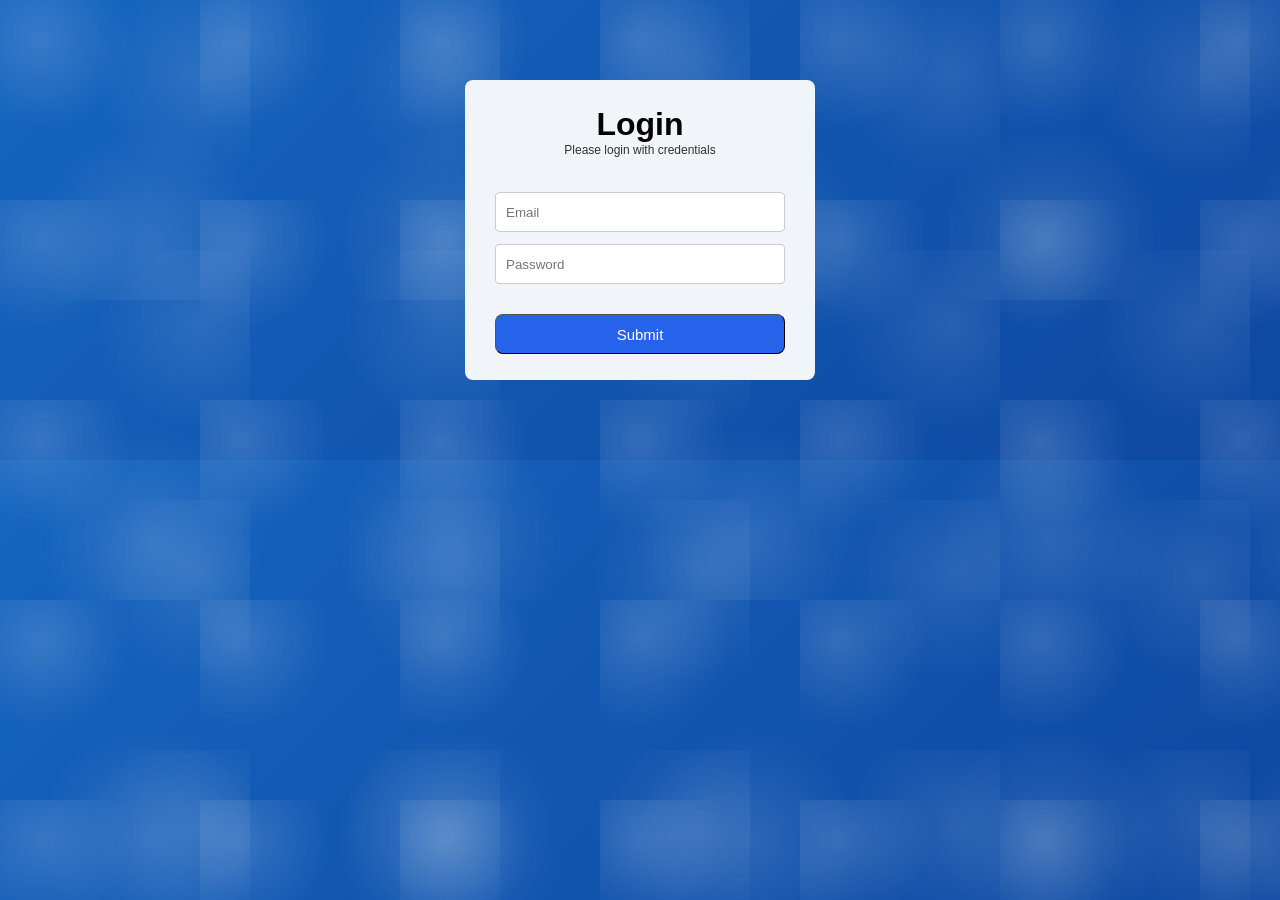
<file: index.html>
<!DOCTYPE html>
<html lang="en">
<head>
  <meta charset="UTF-8">
  <meta name="viewport" content="width=device-width, initial-scale=1.0">
  <title>LOGIN PAGE</title>
  <!-- <style>
  body {
  background-color: black;
}
  </style> -->
  <link rel="stylesheet" href="./style.css">
</head>

<body>
  <div class="login-page"></div>
    <div class="square">
      <h1>Login</h1>

      <form id="loginForm">

      <div class="instruction" ><p>Please login with credentials</p>
       </div>
       
      <label for="email"></label><br>
      <input type="email" name="email" placeholder="Email">
    
      <label for="password"></label>
      <input type="password" name="password" placeholder="Password" name="password">

      <p id="errorMessage"></p>

      <input type="submit" value="Submit">
      <!-- <button id="logoutBtn">Logout</button> -->
      </form> 
    </div>
    
    
    <!-- <div id="result"></div> -->
  </div>
  

  <script src="./script.js"></script>

</body>
</html>
</file>
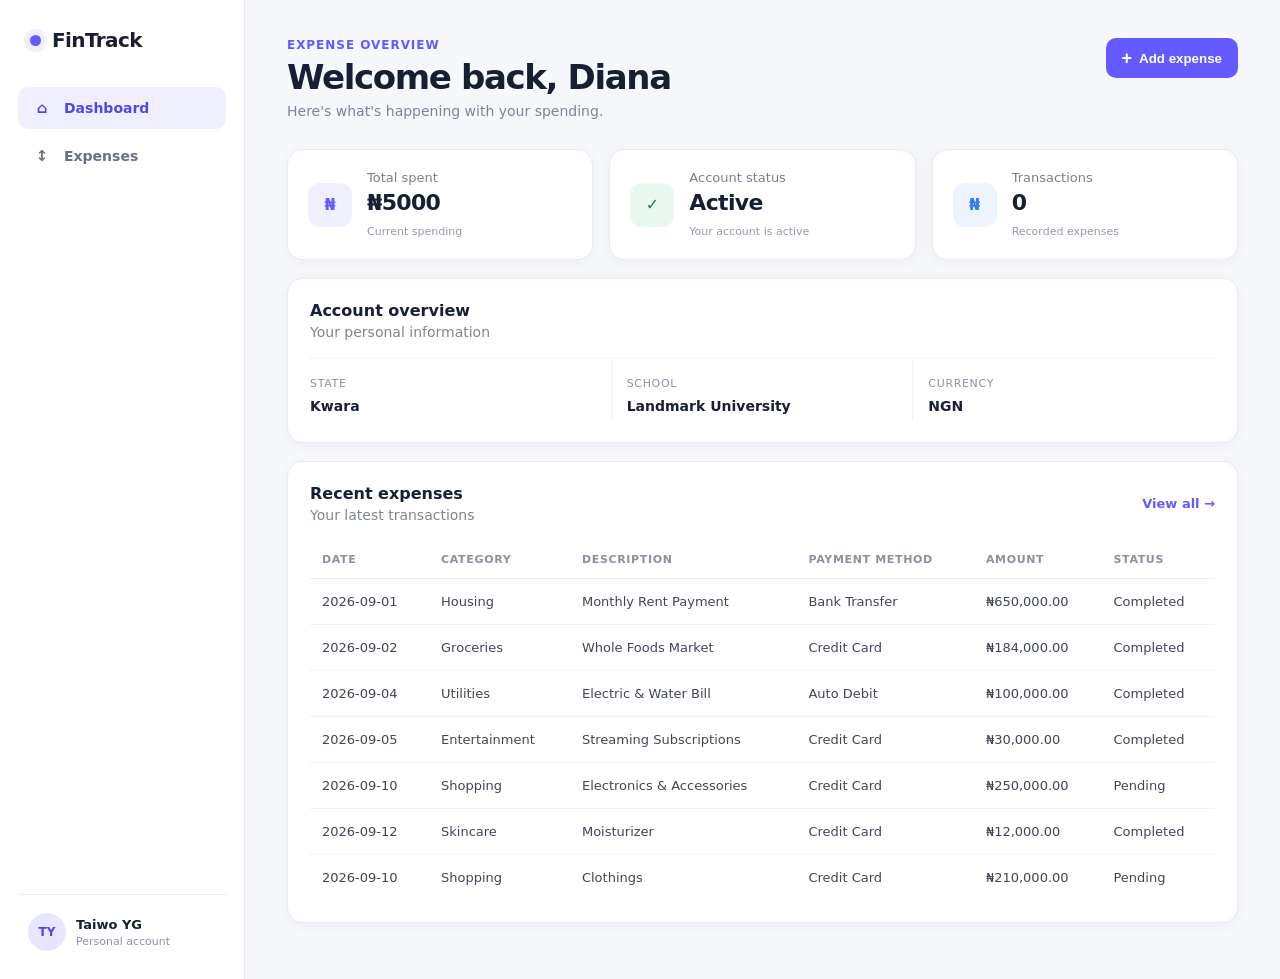
<file: dashboard.html>
<!DOCTYPE html>
<html lang="en">
<head>
  <meta charset="UTF-8">
  <meta name="viewport" content="width=device-width, initial-scale=1.0">

  <title>Expense Dashboard | Ttracker</title>

  <link rel="stylesheet" href="dashboardstyle.css">
</head>

<body>

  <div class="app-container">

    <!-- SIDEBAR -->
    <aside class="sidebar">

      <div class="sidebar-logo">
        <span class="brand-dot"></span>
        <h2>FinTrack</h2>
      </div>

      <nav class="sidebar-nav">

        <a href="dashboard.html" class="nav-link active">
          <span>⌂</span>
          Dashboard
        </a>

        <a href="expenses.html" class="nav-link">
          <span>↕</span>
          Expenses
        </a>

        <!-- <a href="#" class="nav-link">
          <span>◴</span>
          Reports
        </a>

        <a href="#" class="nav-link">
          <span>⚙</span>
          Settings
        </a>

        <a href="#" class="nav-link">
          <span>?</span>
          Help
        </a> -->

      </nav>

      <!-- SIDEBAR PROFILE -->
      <div class="sidebar-profile">

        <div class="profile-avatar">
          TY
        </div>

        <div>
          <strong id="sidebar-user-name">Taiwo YG</strong>
          <small>Personal account</small>
        </div>

      </div>

    </aside>


    <!-- MAIN CONTENT -->
    <main class="main-content">

      <!-- HEADER -->
      <header class="dashboard-header">

        <div class="welcome-block">

          <p class="eyebrow">
            Expense overview
          </p>

          <h1>
            Welcome back,
            <span id="user-name">Taiwo YG</span>
          </h1>

          <p class="header-description">
            Here's what's happening with your spending.
          </p>

        </div>

        <button
          class="expenseButton"
          popovertarget="add-expense-btn"
        >
          <span>+</span>
          Add expense
        </button>

      </header>


      <!-- SUMMARY CARDS -->
      <section class="summary-cards">

        <article class="summary-card">

          <div class="card-icon purple">
            ₦
          </div>

          <div>
            <span>Total spent</span>

            <strong id="total-expenses">
              ₦0
            </strong>

            <small>
              Current spending
            </small>
          </div>

        </article>


        <article class="summary-card">

          <div class="card-icon green">
            ✓
          </div>

          <div>
            <span>Account status</span>

            <strong>
              Active
            </strong>

            <small>
              Your account is active
            </small>
          </div>

        </article>


        <article class="summary-card">

          <div class="card-icon blue">
            ₦
          </div>

          <div>
            <span>Transactions</span>

            <strong id="transaction-count">
              0
            </strong>

            <small>
              Recorded expenses
            </small>
          </div>

        </article>

      </section>


      <!-- PROFILE / ACCOUNT CARD -->
      <section class="profile-card">

        <div class="section-heading">

          <div>
            <h2>Account overview</h2>
            <p>Your personal information</p>
          </div>

        </div>


        <div class="profile-details">

          <div class="detail-item">
            <span>State</span>
            <strong id="user-state">—</strong>
          </div>

          <div class="detail-item">
            <span>School</span>
            <strong id="user-school">—</strong>
          </div>

          <div class="detail-item">
            <span>Currency</span>
            <strong>NGN</strong>
          </div>

        </div>

      </section>


      <!-- EXPENSES -->
      <section class="expenses-panel">

        <div class="section-heading">

          <div>
            <h2>Recent expenses</h2>

            <p>
              Your latest transactions
            </p>
          </div>

          <a href="#" class="view-all">
            View all →
          </a>

        </div>


        <div class="table-wrapper">

          <table>

            <thead>

              <tr>
                <th>Date</th>
                <th>Category</th>
                <th>Description</th>
                <th>Payment Method</th>
                <th>Amount</th>
                <th>Status</th>
              </tr>

            </thead>

            <tbody id="expenses-table-body">

              <!-- dashboard.js inserts expenses here -->

            </tbody>

          </table>

        </div>

      </section>

    </main>


    <!-- ADD EXPENSE POPOVER -->
    <div
      popover
      id="add-expense-btn"
      class="expense-popover"
    >

      <div class="popover-header">

        <div>
          <p class="eyebrow">New transaction</p>
          <h2>Add expense</h2>
        </div>

        <button
          type="button"
          popovertarget="add-expense-btn"
          class="close-button"
        >
          ×
        </button>

      </div>


      <form id="add-expense-form">

        <div class="form-group">

          <label for="Date">
            Date
          </label>

          <input
            type="date"
            id="Date"
            required
          >

        </div>


        <div class="form-group">

          <label for="category">
            Category
          </label>

          <select id="category" required>

            <option value="Shopping">
              Shopping
            </option>

            <option value="Utilities">
              Utilities
            </option>

            <option value="Electronics & Accessories">
              Electronics & Accessories
            </option>

            <option value="Groceries">
              Groceries
            </option>

            <option value="Housing">
              Housing
            </option>

            <option value="Subscription">
              Subscription
            </option>

            <option value="Entertainment">
              Entertainment
            </option>

            <option value="Maintenance">
              Maintenance
            </option>

          </select>

        </div>


        <div class="form-group">

          <label for="Description">
            Description
          </label>

          <input
            type="text"
            id="Description"
            placeholder="e.g. Monthly groceries"
            required
          >

        </div>


        <div class="form-group">

          <label for="payment">
            Payment method
          </label>

          <select id="payment" required>

            <option value="Bank Transfer">
              Bank Transfer
            </option>

            <option value="Credit Card">
              Credit Card
            </option>

            <option value="Auto Debit">
              Auto Debit
            </option>

            <option value="Other">
              Other
            </option>

          </select>

        </div>


        <div class="form-group">

          <label for="Amount">
            Amount
          </label>

          <div class="amount-input">

            <span>₦</span>

            <input
              type="number"
              id="Amount"
              placeholder="0.00"
              min="0"
              step="0.01"
              required
            >

          </div>

        </div>


        <div class="form-group">

          <label for="Status">
            Status
          </label>

          <select id="Status">

            <option value="Completed">
              Completed
            </option>

            <option value="Pending">
              Pending
            </option>

          </select>

        </div>


        <button
          type="submit"
          class="submit-button"
        >
          Add expense
        </button>

      </form>

    </div>

  </div>


  <script src="dashboard.js"></script>

</body>
</html>
</file>
<file: style.css>
/*LOGIN PAGE*/

*{
  margin: 0;
  padding:0 ;
  box-sizing: border-box;
}

body{
  background: #F1F5F9;
  display: flex;
  text-align: center;  
  padding: 80px;
  justify-content: center;


   background-color: #0d47a1; /* Deep blue base */
        background-image:
            radial-gradient(circle at 20% 20%, rgba(255,255,255,0.15) 0%, transparent 40%),
            radial-gradient(circle at 80% 30%, rgba(255,255,255,0.1) 0%, transparent 40%),
            radial-gradient(circle at 50% 80%, rgba(255,255,255,0.12) 0%, transparent 40%),
            linear-gradient(135deg, #1565c0, #0d47a1);
        background-size: 200px 200px, 250px 250px, 300px 300px, cover;
        background-repeat: repeat;
    }


.square{
  background-color: #F1F5F9;
  width:350px;
  height:300px;
  border-radius:8px;
  padding: 0,auto;
  border-color: grey;
  font-family: Arial, sans-serif;
  align-content:center ;
  
}


.instruction{
   font-family: Arial, sans-serif;
   font-size: 12px;
   color: #313131;
}


.button{
  width: 300px;
  height:100px;
  color: white;
  cursor: pointer;
}

 label {
  display: block;  
  margin-bottom: 0 px;
  margin-right: px;
  padding: 1px;
}

  input[type="text"],
  input[type="email"],
  input[type="password"],
  textarea,
  input[type="date"] {
    height: 40px;
    width: 290px;
    padding: 1px 10px;
    border: 1px solid #ccc;
    border-radius: 4px;
}

input[type="submit"] {
  gap: 30px;
  border-radius: 8px;
  border-color:2563EB;
  cursor: pointer;
  background-color: #2563EB;;
  color:white;
  width: 290px;
  height: 40px;
  border-width: 1px;
  font-size: 15px;

}

#result {
  margin-top: 20px;
  text-align: center;
  color: white;
}

form{
  display: flex;
  flex-direction: column;
  align-items: center;
  justify-content: center;
  gap:5px;
}

#errorMessage {
  color: red;
  font-size: 14px;
  margin: 10px 0;
}


/*DASHNOARD PAGE*/
</file>
<file: dashboardstyle.css>
* {
  box-sizing: border-box;
}

:root {
  --primary: #635bff;
  --primary-light: #f0efff;

  --text: #172033;
  --text-secondary: #687085;
  --muted: #8b92a3;

  --border: #e8eaf0;
  --background: #f6f7fb;
  --white: #ffffff;

  --green: #18864a;
  --green-light: #e9f8ef;

  --blue: #3478f6;
  --blue-light: #edf4ff;

  --orange: #a76b00;
  --orange-light: #fff5df;

  --shadow: 0 3px 14px rgba(25, 32, 56, 0.035);
}


body {
  margin: 0;

  font-family:
    Inter,
    ui-sans-serif,
    system-ui,
    -apple-system,
    BlinkMacSystemFont,
    "Segoe UI",
    sans-serif;

  background: var(--background);
  color: var(--text);
}


/* =========================================
   APP
========================================= */

.app-container {
  min-height: 100vh;
  display: flex;
}


/* =========================================
   SIDEBAR
========================================= */

.sidebar {
  width: 245px;

  background: var(--white);

  border-right: 1px solid var(--border);

  padding: 28px 18px;

  display: flex;
  flex-direction: column;

  flex-shrink: 0;
}


.sidebar-logo {
  display: flex;
  align-items: center;

  gap: 11px;

  padding: 0 12px 35px;
}


.sidebar-logo h2 {
  margin: 0;

  font-size: 20px;

  font-weight: 800;

  letter-spacing: -0.03em;
}


.brand-dot {
  width: 11px;
  height: 11px;

  border-radius: 50%;

  background: var(--primary);

  box-shadow:
    0 0 0 6px var(--primary-light);
}


/* =========================================
   NAVIGATION
========================================= */

.sidebar-nav {
  display: grid;
  gap: 6px;
}


.nav-link {
  display: flex;
  align-items: center;

  gap: 12px;

  padding: 12px 14px;

  border-radius: 10px;

  text-decoration: none;

  color: var(--text-secondary);

  font-size: 14px;

  font-weight: 600;

  transition:
    background 0.2s ease,
    color 0.2s ease;
}


.nav-link span {
  width: 20px;

  display: inline-flex;

  justify-content: center;

  font-size: 15px;
}


.nav-link:hover {
  background: #f7f7fb;

  color: var(--text);
}


.nav-link.active {
  background: var(--primary-light);

  color: #5148e5;
}


/* =========================================
   SIDEBAR PROFILE
========================================= */

.sidebar-profile {
  margin-top: auto;

  border-top: 1px solid #eee;

  padding: 18px 10px 0;

  display: flex;

  gap: 10px;

  align-items: center;
}


.profile-avatar {
  width: 38px;
  height: 38px;

  border-radius: 50%;

  display: grid;
  place-items: center;

  background: #e8e6ff;

  color: #5047d9;

  font-size: 12px;

  font-weight: 800;
}


.sidebar-profile strong,
.sidebar-profile small {
  display: block;
}


.sidebar-profile strong {
  font-size: 13px;
}


.sidebar-profile small {
  margin-top: 3px;

  font-size: 11px;

  color: var(--muted);
}


/* =========================================
   MAIN CONTENT
========================================= */

.main-content {
  flex: 1;

  width: 100%;

  max-width: 1500px;

  margin: 0 auto;

  padding: 38px 42px;
}


/* =========================================
   HEADER
========================================= */

.dashboard-header {
  display: flex;

  justify-content: space-between;

  align-items: flex-start;

  gap: 20px;

  margin-bottom: 30px;
}


.eyebrow {
  margin: 0 0 6px;

  color: var(--primary);

  font-size: 12px;

  font-weight: 800;

  text-transform: uppercase;

  letter-spacing: 0.08em;
}


.welcome-block h1 {
  margin: 0 0 6px;

  font-size: 34px;

  line-height: 1.15;

  letter-spacing: -0.04em;
}


.header-description {
  margin: 0;

  color: #7d8495;

  font-size: 14px;
}


/* =========================================
   BUTTONS
========================================= */

.expenseButton {
  border: 0;

  background: var(--primary);

  color: white;

  padding: 11px 16px;

  border-radius: 10px;

  font-weight: 700;

  cursor: pointer;

  display: inline-flex;

  align-items: center;

  gap: 7px;

  transition:
    transform 0.15s ease,
    background 0.15s ease;
}


.expenseButton:hover {
  background: #554de5;

  transform: translateY(-1px);
}


.expenseButton span {
  font-size: 18px;

  line-height: 1;
}


/* =========================================
   SUMMARY CARDS
========================================= */

.summary-cards {
  display: grid;

  grid-template-columns:
    repeat(3, 1fr);

  gap: 16px;

  margin-bottom: 18px;
}


.summary-card {
  background: var(--white);

  border: 1px solid var(--border);

  border-radius: 15px;

  box-shadow: var(--shadow);

  padding: 20px;

  display: flex;

  align-items: center;

  gap: 15px;
}


.card-icon {
  width: 44px;
  height: 44px;

  border-radius: 12px;

  display: grid;

  place-items: center;

  font-weight: 800;

  flex-shrink: 0;
}


.card-icon.purple {
  background: var(--primary-light);

  color: var(--primary);
}


.card-icon.green {
  background: var(--green-light);

  color: var(--green);
}


.card-icon.blue {
  background: var(--blue-light);

  color: var(--blue);
}


.summary-card span {
  display: block;

  color: #777f91;

  font-size: 13px;
}


.summary-card strong {
  display: block;

  margin: 5px 0;

  font-size: 22px;

  letter-spacing: -0.03em;
}


.summary-card small {
  color: #949aaa;

  font-size: 11px;
}


/* =========================================
   SHARED PANELS
========================================= */

.profile-card,
.expenses-panel {
  background: var(--white);

  border: 1px solid var(--border);

  border-radius: 15px;

  box-shadow: var(--shadow);

  padding: 22px;

  margin-bottom: 18px;
}


.section-heading {
  display: flex;

  justify-content: space-between;

  align-items: center;

  margin-bottom: 18px;
}


.section-heading h2 {
  margin: 0 0 4px;

  font-size: 16px;
}


.section-heading p {
  margin: 0;

  color: #7d8495;

  font-size: 14px;
}


.view-all {
  color: var(--primary);

  text-decoration: none;

  font-size: 13px;

  font-weight: 700;
}


.view-all:hover {
  text-decoration: underline;
}


/* =========================================
   ACCOUNT DETAILS
========================================= */

.profile-details {
  display: grid;

  grid-template-columns:
    repeat(3, 1fr);

  border-top: 1px solid #f0f1f4;
}


.detail-item {
  padding: 18px 15px 5px;

  border-right: 1px solid #f0f1f4;
}


.detail-item:first-child {
  padding-left: 0;
}


.detail-item:last-child {
  border-right: 0;
}


.detail-item span {
  display: block;

  color: #8a91a0;

  font-size: 11px;

  text-transform: uppercase;

  letter-spacing: 0.06em;

  margin-bottom: 6px;
}


.detail-item strong {
  font-size: 14px;
}


/* =========================================
   TABLE
========================================= */

.table-wrapper {
  width: 100%;

  overflow-x: auto;
}


table {
  width: 100%;

  border-collapse: collapse;

  font-size: 13px;
}


thead th {
  text-align: left;

  color: #8a91a0;

  font-size: 11px;

  text-transform: uppercase;

  letter-spacing: 0.06em;

  padding: 12px;

  border-bottom: 1px solid #eee;

  white-space: nowrap;
}


tbody td {
  padding: 15px 12px;

  border-bottom: 1px solid #f0f1f4;

  color: #3f4656;

  white-space: nowrap;
}


tbody tr:last-child td {
  border-bottom: 0;
}


tbody tr:hover {
  background: #fafaff;
}


tbody td strong {
  color: var(--text);

  font-weight: 600;
}


/* =========================================
   STATUS
========================================= */

.status {
  display: inline-flex;

  align-items: center;

  padding: 5px 9px;

  border-radius: 20px;

  font-size: 11px;

  font-weight: 700;
}


.status.Completed {
  background: var(--green-light);

  color: var(--green);
}


.status.Pending {
  background: var(--orange-light);

  color: var(--orange);
}


/* =========================================
   ADD EXPENSE POPOVER
========================================= */

.expense-popover {
  width: min(460px, calc(100vw - 32px));

  border: 1px solid var(--border);

  border-radius: 16px;

  padding: 24px;

  background: white;

  color: var(--text);

  box-shadow:
    0 20px 60px rgba(25, 32, 56, 0.18);
}


.expense-popover::backdrop {
  background: rgba(17, 24, 39, 0.35);

  backdrop-filter: blur(2px);
}


.popover-header {
  display: flex;

  justify-content: space-between;

  align-items: flex-start;

  margin-bottom: 22px;
}


.popover-header h2 {
  margin: 0;

  font-size: 22px;

  letter-spacing: -0.03em;
}


.close-button {
  width: 32px;
  height: 32px;

  border: 0;

  border-radius: 8px;

  background: #f2f3f6;

  color: #687085;

  font-size: 20px;

  cursor: pointer;
}


.close-button:hover {
  background: #e9eaf0;
}


/* =========================================
   FORM
========================================= */

.form-group {
  margin-bottom: 16px;
}


.form-group label {
  display: block;

  margin-bottom: 7px;

  color: #4f5667;

  font-size: 12px;

  font-weight: 700;
}


.form-group input,
.form-group select {
  width: 100%;

  height: 42px;

  border: 1px solid #dfe2e9;

  border-radius: 9px;

  background: #fff;

  color: var(--text);

  padding: 0 12px;

  font-family: inherit;

  font-size: 13px;

  outline: none;

  transition:
    border 0.15s ease,
    box-shadow 0.15s ease;
}


.form-group input:focus,
.form-group select:focus {
  border-color: var(--primary);

  box-shadow:
    0 0 0 3px rgba(99, 91, 255, 0.1);
}


.amount-input {
  position: relative;
}


.amount-input span {
  position: absolute;

  left: 12px;

  top: 50%;

  transform: translateY(-50%);

  color: #7d8495;

  font-size: 13px;

  font-weight: 700;
}


.amount-input input {
  padding-left: 30px;
}


.submit-button {
  width: 100%;

  border: 0;

  background: var(--primary);

  color: white;

  height: 44px;

  border-radius: 9px;

  font-family: inherit;

  font-weight: 700;

  cursor: pointer;

  margin-top: 4px;
}


.submit-button:hover {
  background: #554de5;
}


/* =========================================
   RESPONSIVE
========================================= */

@media (max-width: 1050px) {

  .summary-cards {
    grid-template-columns:
      repeat(2, 1fr);
  }

}


@media (max-width: 800px) {

  .sidebar {
    width: 210px;
  }

  .main-content {
    padding: 28px 24px;
  }

  .summary-cards {
    grid-template-columns: 1fr;
  }

  .profile-details {
    grid-template-columns: 1fr;
  }

  .detail-item {
    border-right: 0;

    border-bottom: 1px solid #f0f1f4;

    padding-left: 0;
  }

  .detail-item:last-child {
    border-bottom: 0;
  }

}


@media (max-width: 650px) {

  .sidebar {
    display: none;
  }

  .main-content {
    padding: 24px 16px;
  }

  .dashboard-header {
    align-items: stretch;

    flex-direction: column;
  }

  .dashboard-header .expenseButton {
    width: 100%;

    justify-content: center;
  }

  .welcome-block h1 {
    font-size: 28px;
  }

  .profile-card,
  .expenses-panel {
    padding: 16px;
  }

  .section-heading {
    align-items: flex-start;

    gap: 10px;
  }

  .view-all {
    white-space: nowrap;
  }

}
</file>
